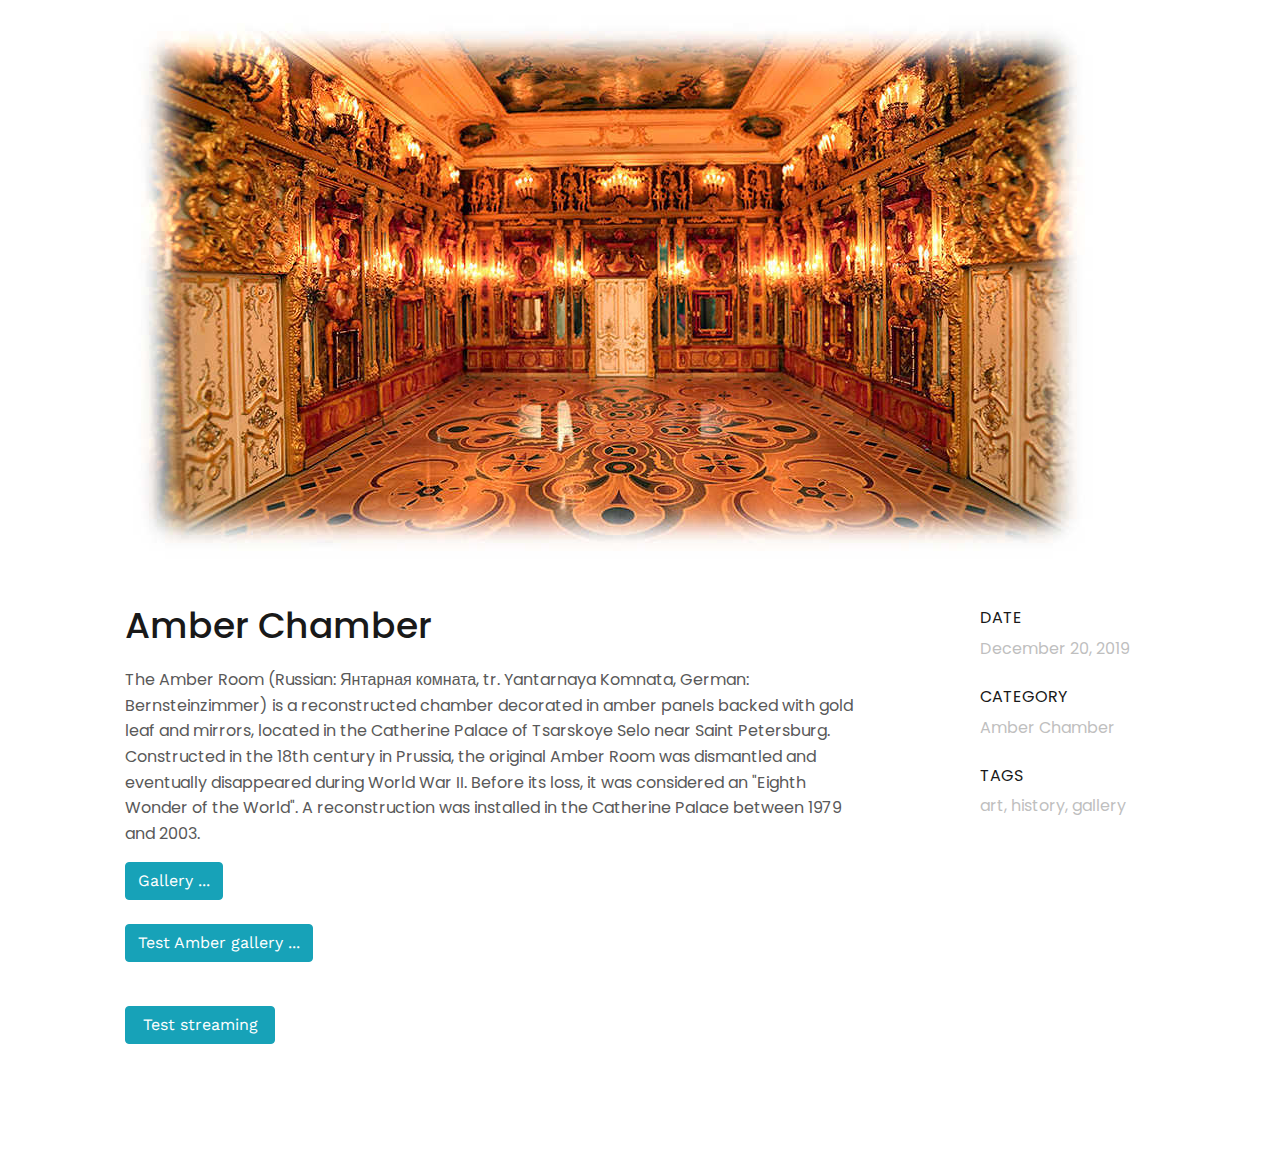
<file: index.html>
<!DOCTYPE html>
<html lang="en">
<head>
    <title>Amber gallery</title>

    <!-- Required meta tags -->
    <meta charset="utf-8">
    <meta name="viewport" content="width=device-width, initial-scale=1, shrink-to-fit=no">

    <!-- Bootstrap CSS -->
    <link rel="stylesheet" href="css/bootstrap.min.css">

    <!-- FontAwesome CSS -->
    <link rel="stylesheet" href="css/font-awesome.min.css">

    <!-- Styles -->
    <link rel="stylesheet" href="style.css">
</head>
<body>

<div class="outer-container">
    <div class="container single-portfolio">
        <div class="row">
            <div class="col-12">
                <div class="featured-img">
                    <figure>
                        <img src="images/main.jpg" alt="">
                    </figure>
                </div><!-- .content-area -->
            </div><!-- .col-12 -->

            <div class="col-12 col-lg-8">
                <div class="content-area">
                    <header class="entry-header">
						<h1>Amber Chamber</h1>
                    </header><!-- .entry-header -->

                    <div class="entry-content">
                        <p>The Amber Room (Russian: Янтарная комната, tr. Yantarnaya Komnata, German: Bernsteinzimmer) is a reconstructed chamber decorated in amber panels backed with gold leaf and mirrors, located in the Catherine Palace of Tsarskoye Selo near Saint Petersburg. Constructed in the 18th century in Prussia, the original Amber Room was dismantled and eventually disappeared during World War II. Before its loss, it was considered an "Eighth Wonder of the World". A reconstruction was installed in the Catherine Palace between 1979 and 2003.</p>
                    </div><!-- .entry-content -->

					<div>
						<a href="original_gallery.html" class="btn btn-info" style="color: white">Gallery ...</a>
					</div>

					<br/>

					<div>
						<a href="gallery.html" class="btn btn-info" style="color: white">Test Amber gallery ...</a>
					</div>
					<br/>

					<div style="margin-top: 20px;">
						<button id="playAudioId" type="button" class="btn btn-info" style="width: 150px; display: block">Test streaming</button>
						<button id="pauseAudioId" type="button" class="btn btn-info" style="width: 150px; display: none">Pause</button>

            <button id="volumeDownId" type="button" class="btn btn-info" style="visibility: hidden; width: 40px; margin-right: 5px">-</button>
          	<button id="volumeUpId" type="button" class="btn btn-info" style="visibility: hidden; width: 40px;">+</button>
  	       </div>

                </div><!-- .content-area -->
            </div><!-- .col-12 -->

            <aside class="col-12 col-lg-3 offset-lg-1">
                <div class="entry-meta">

                    <div class="posted-date">
                        <label>Date</label>

                        <span class="date-format"><a href="#">December 20, 2019</a></span>
                    </div><!-- .posted-date -->

                    <div class="post-category">
                        <label>Category</label>
                        <span><a href="#">Amber Chamber</a></span>
                    </div><!-- .post-category -->

                    <div class="posted-tags">
                        <label>tags</label>
                        <span><a href="#">art</a>, <a href="#">history</a>, <a href="#">gallery</a> </span>
                    </div><!-- .entry-meta -->
                </div><!-- .entry-meta -->
            </aside><!-- .col-md-3 -->
        </div><!-- .row -->
    </div><!-- .container -->
</div><!-- .outer-container -->

<script type='text/javascript' src='js/jquery.js'></script>
<script type='text/javascript' src='js/custom.js'></script>
<script type='text/javascript' src='js/android.js'></script>
<script type='text/javascript'  src="js/audio.js" async></script>
<script type='text/javascript'  src="js/howler.core.js" async></script>

<script>
	(function(){
		//playSoundDelayed();
	})();
</script>

</body>
</html>
</file>
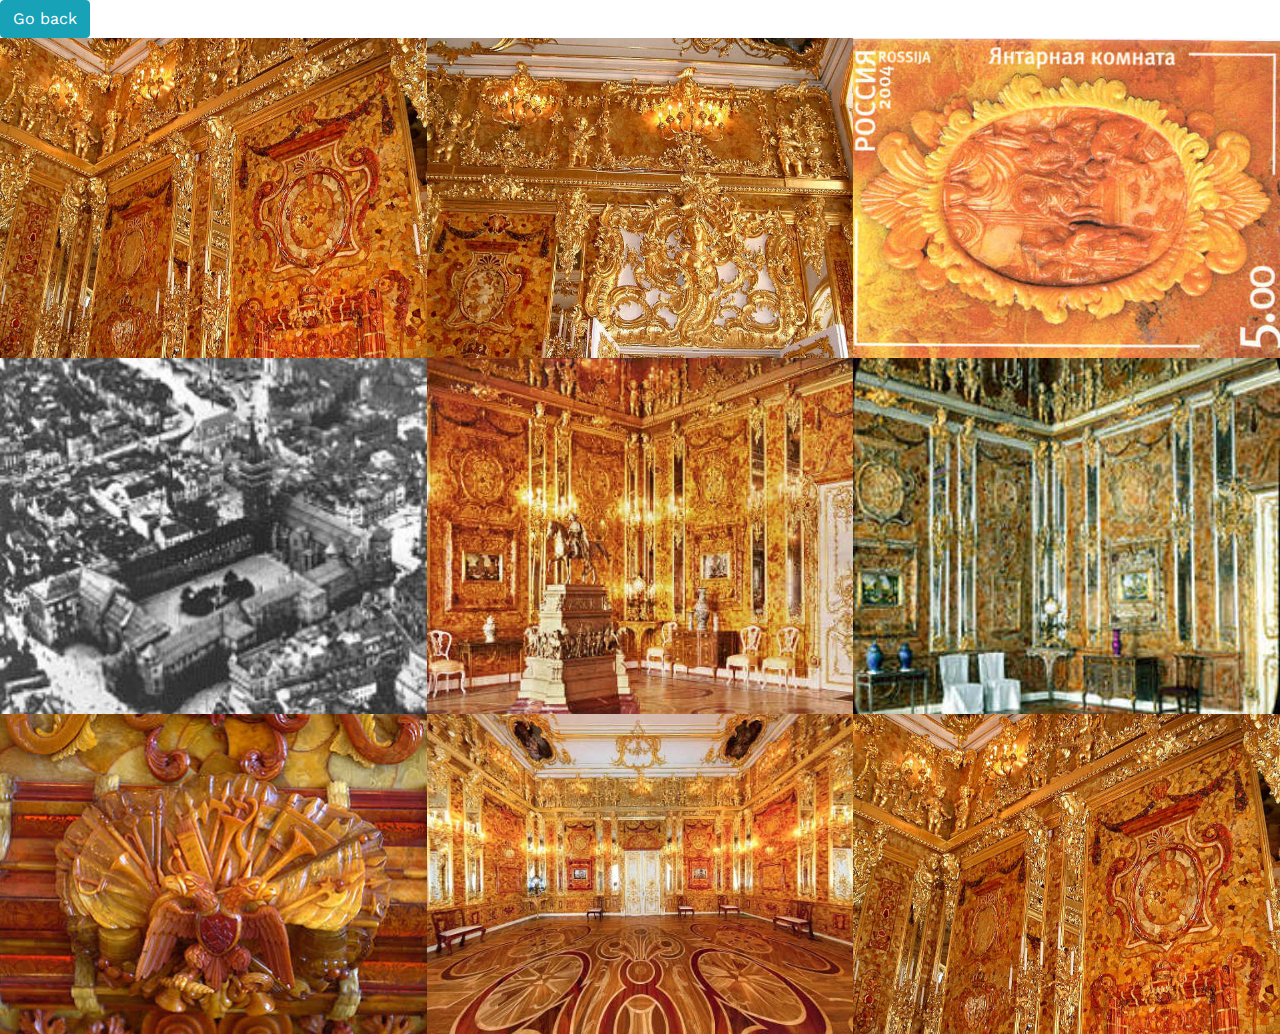
<file: gallery.html>
<!DOCTYPE html>
<html lang="en">
<head>
    <title>Amber Gallery</title>

    <!-- Required meta tags -->
    <meta charset="utf-8">
    <meta name="viewport" content="width=device-width, initial-scale=1, shrink-to-fit=no">

    <!-- Bootstrap CSS -->
    <link rel="stylesheet" href="css/bootstrap.min.css">

    <!-- FontAwesome CSS -->
    <link rel="stylesheet" href="css/font-awesome.min.css">

    <!-- Styles -->
    <link rel="stylesheet" href="style.css">
</head>
<body>

<a href="index.html" class="btn btn-info" style="color: white">Go back</a>

<div class="outer-container home-page">
    <div class="container-fluid">
        <div class="row">
            <div class="col-4 col-sm-4 col-md-4 col-lg-4 col-xl-4 col-lg-4 no-padding" style="padding: 0; margin: 0">
                <div class="portfolio-content" onClick="playSound()">
                    <figure>
                        <img src="images/corner_section.jpg" alt="">
                    </figure>
                    <div class="entry-content flex flex-column align-items-center justify-content-center">
                        <p style="color: black">Corner section of the reconstructed Amber Room</p>
                    </div><!-- .entry-content -->
                </div><!-- .portfolio-content -->
            </div><!-- .col -->

            <div class="col-4 col-sm-4 col-md-4 col-lg-4 col-xl-4 col-lg-4 no-padding" style="padding: 0">
                <div class="portfolio-content" onClick="playSound()">
                    <figure>
                        <img src="images/angel_statue.jpg" alt="">
                    </figure>

                    <div class="entry-content flex flex-column align-items-center justify-content-center">
						<p>An angel statue featured on the wall of the Amber Room</p>
                    </div><!-- .entry-content -->
                </div><!-- .portfolio-content -->
            </div><!-- .col -->

            <div class="col-4 col-sm-4 col-md-4 col-lg-4 col-xl-4 col-lg-4 no-padding" style="padding: 0">
                <div class="portfolio-content" onClick="playSound()">
                    <figure>
                        <img src="images/stamp.jpg" alt=""  >
                    </figure>

                    <div class="entry-content flex flex-column align-items-center justify-content-center">
						<p>Amber room on the 2004 postage stamp</p>
                    </div><!-- .entry-content -->
                </div><!-- .portfolio-content -->
            </div><!-- .col -->

            <div class="col-4 col-sm-4 col-md-4 col-lg-4 col-xl-4 col-lg-4 no-padding" style="padding: 0">
                <div class="portfolio-content" onClick="playSound()">
                    <figure>
                        <img src="images/castle.jpg" alt="" >
                    </figure>

                    <div class="entry-content flex flex-column align-items-center justify-content-center">
						<p>Königsberg Castle, 1925</p>
                    </div><!-- .entry-content -->
                </div><!-- .portfolio-content -->
            </div><!-- .col -->

            <div class="col-4 col-sm-4 col-md-4 col-lg-4 col-xl-4 col-lg-4 no-padding" style="padding: 0">
                <div class="portfolio-content" onClick="playSound()">
                    <figure>
                        <img src="images/reconstruction.jpg" alt=""  >
                    </figure>

                    <div class="entry-content flex flex-column align-items-center justify-content-center">
						<p>The Amber Room in the Catherine Palace, 1917</p>
                    </div><!-- .entry-content -->
                </div><!-- .portfolio-content -->
            </div><!-- .col -->

            <div class="col-4 col-sm-4 col-md-4 col-lg-4 col-xl-4 col-lg-4 no-padding" style="padding: 0">
                <div class="portfolio-content" onClick="playSound()">
                    <figure>
                        <img src="images/photograph.jpg" alt=""  >
                    </figure>

                    <div class="entry-content flex flex-column align-items-center justify-content-center">
						<p>Hand-coloured photograph of the original Amber Room, 1931</p>
                    </div><!-- .entry-content -->
                </div><!-- .portfolio-content -->
            </div><!-- .col -->

            <div class="col-4 col-sm-4 col-md-4 col-lg-4 col-xl-4 col-lg-4 no-padding" style="padding: 0">
                <div class="portfolio-content" onClick="playSound()">
                    <figure>
                        <img src="images/symbol.jpg" alt=""  >
                    </figure>

                    <div class="entry-content flex flex-column align-items-center justify-content-center">
						<p>Amber Chamber symbol</p>
                    </div><!-- .entry-content -->
                </div><!-- .portfolio-content -->
            </div><!-- .col -->

            <div class="col-4 col-sm-4 col-md-4 col-lg-4 col-xl-4 col-lg-4 no-padding" style="padding: 0">
                <div class="portfolio-content" onClick="playSound()">
                    <figure>
                        <img src="images/amber_room.jpg" alt=""  >
                    </figure>

                    <div class="entry-content flex flex-column align-items-center justify-content-center">
						<p>The Amber Room in the Catherine Palace of Tsarskoye Selo, near Saint Petersburg</p>
                    </div><!-- .entry-content -->
                </div><!-- .portfolio-content -->
            </div><!-- .col -->

            <div class="col-4 col-sm-4 col-md-4 col-lg-4 col-xl-4 col-lg-4 no-padding" style="padding: 0">
                <div class="portfolio-content" onClick="playSound()">
                    <figure>
                        <img src="images/corner_section.jpg" alt="">
                    </figure>
                    <div class="entry-content flex flex-column align-items-center justify-content-center">
                        <p style="color: black">Corner section of the reconstructed Amber Room</p>
                    </div><!-- .entry-content -->
                </div><!-- .portfolio-content -->
            </div><!-- .col -->

    </div><!-- .container -->
</div><!-- .outer-container -->

<script type='text/javascript' src='js/jquery.js'></script>
<script type='text/javascript' src='js/custom.js'></script>
<script type='text/javascript' src='js/android.js'></script>

</body>
</html>
</file>
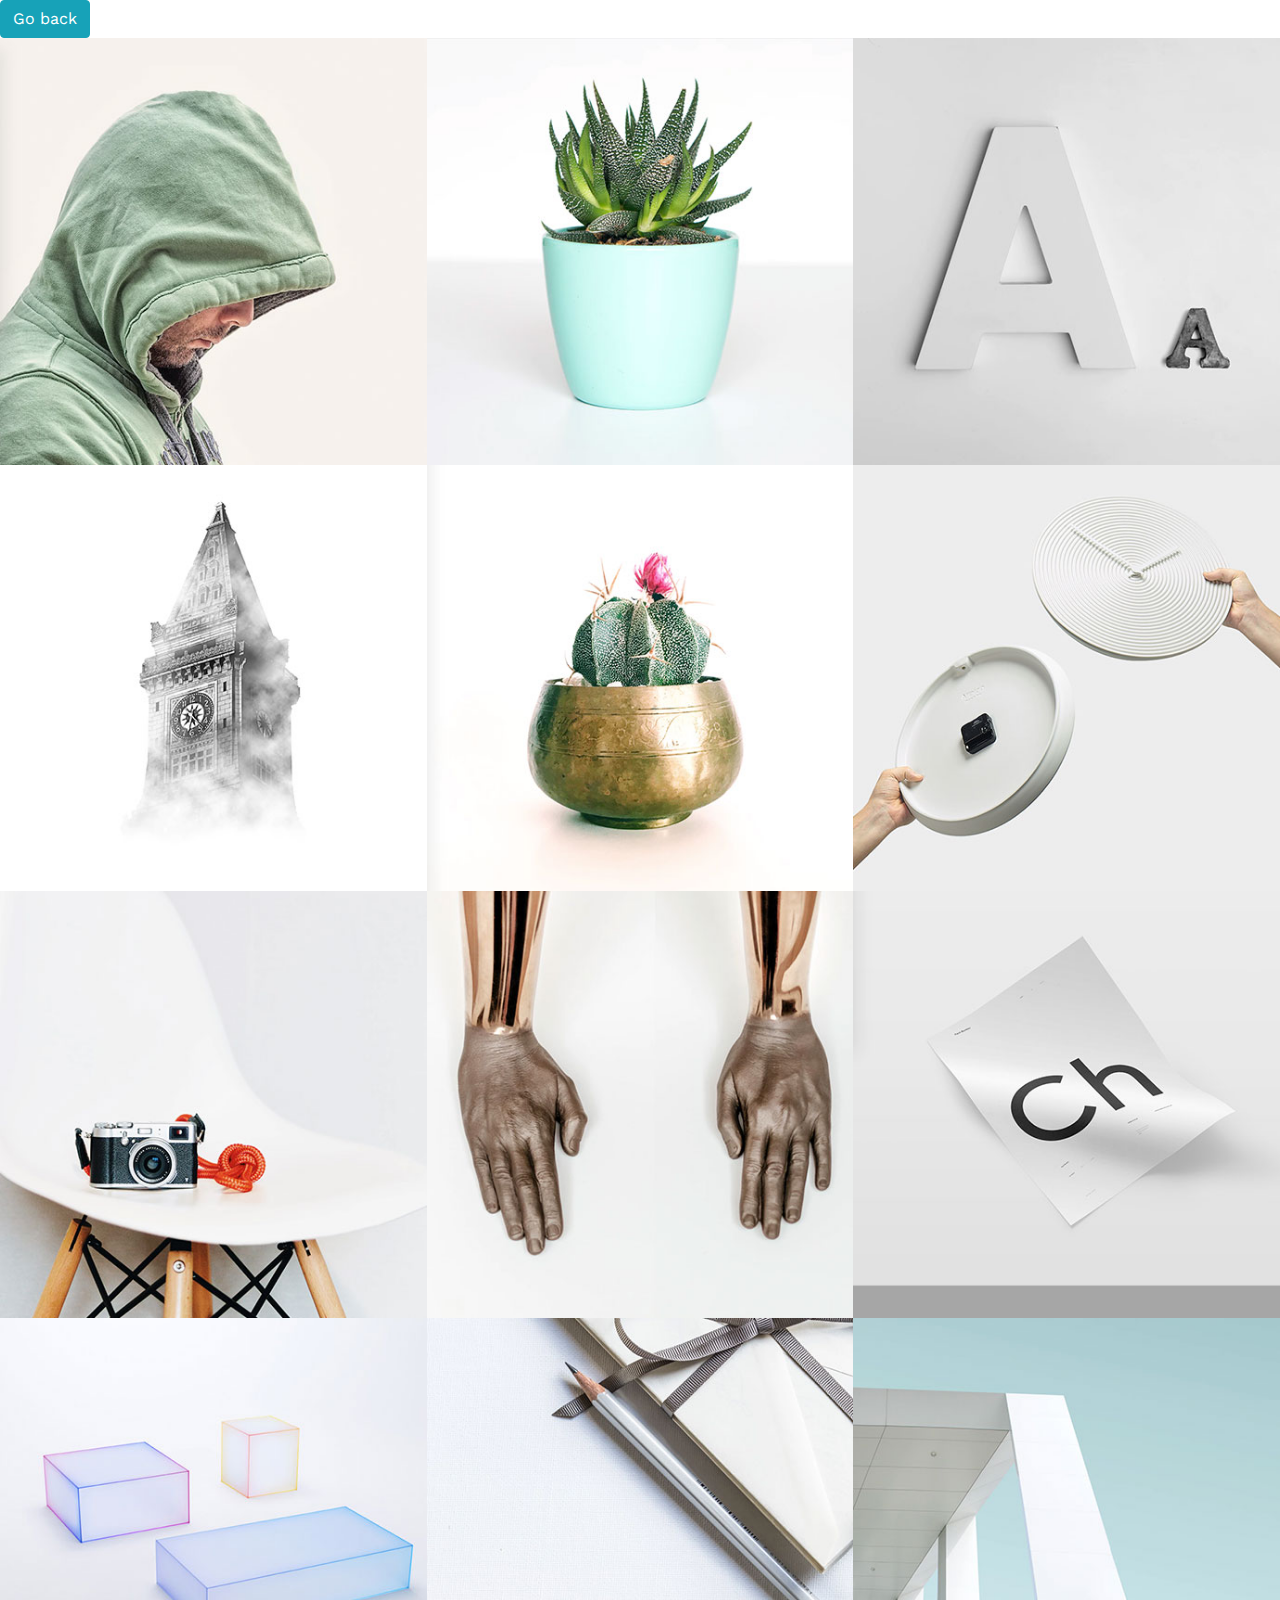
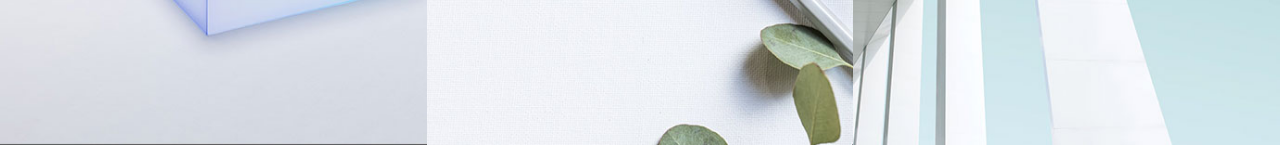
<file: original_gallery.html>
<!DOCTYPE html>
<html lang="en">
<head>
    <title>Amber Gallery</title>

    <!-- Required meta tags -->
    <meta charset="utf-8">
    <meta name="viewport" content="width=device-width, initial-scale=1, shrink-to-fit=no">

    <!-- Bootstrap CSS -->
    <link rel="stylesheet" href="css/bootstrap.min.css">

    <!-- FontAwesome CSS -->
    <link rel="stylesheet" href="css/font-awesome.min.css">

    <!-- Styles -->
    <link rel="stylesheet" href="style.css">
</head>
<body>

<a href="index.html" class="btn btn-info" style="color: white">Go back</a>

<div class="outer-container home-page">
    <div class="container-fluid">
        <div class="row">
            <div class="col-4 col-sm-4 col-md-4 col-lg-4 col-xl-4 no-padding">
                <div class="portfolio-content" onClick="playSound()">
                    <figure>
                        <img src="images/1.jpg" alt="">
                    </figure>

                    <div class="entry-content flex flex-column align-items-center justify-content-center">
                        <ul class="flex flex-wrap justify-content-center">

                            <li><a href="#">Lorem ipsum</a></li>
                        </ul>
                    </div><!-- .entry-content -->
                </div><!-- .portfolio-content -->
            </div><!-- .col -->

            <div class="col-4 col-sm-4 col-md-4 col-lg-4 col-xl-4 no-padding">
                <div class="portfolio-content" onClick="playSound()">
                    <figure>
                        <img src="images/2.jpg" alt="">
                    </figure>

                    <div class="entry-content flex flex-column align-items-center justify-content-center">
                        <ul class="flex flex-wrap justify-content-center">

                            <li><a href="#">Lorem ipsum</a></li>
                        </ul>
                    </div><!-- .entry-content -->
                </div><!-- .portfolio-content -->
            </div><!-- .col -->

            <div class="col-4 col-sm-4 col-md-4 col-lg-4 col-xl-4 no-padding">
                <div class="portfolio-content" onClick="playSound()">
                    <figure>
                        <img src="images/3.jpg" alt="">
                    </figure>

                    <div class="entry-content flex flex-column align-items-center justify-content-center">
                        <ul class="flex flex-wrap justify-content-center">

                            <li><a href="#">Lorem ipsum</a></li>
                        </ul>
                    </div><!-- .entry-content -->
                </div><!-- .portfolio-content -->
            </div><!-- .col -->

            <div class="col-4 col-sm-4 col-md-4 col-lg-4 col-xl-4 no-padding">
                <div class="portfolio-content" onClick="playSound()">
                    <figure>
                        <img src="images/4.jpg" alt="">
                    </figure>

                    <div class="entry-content flex flex-column align-items-center justify-content-center">
                        <ul class="flex flex-wrap justify-content-center">

                            <li><a href="#">Lorem ipsum</a></li>
                        </ul>
                    </div><!-- .entry-content -->
                </div><!-- .portfolio-content -->
            </div><!-- .col -->

            <div class="col-4 col-sm-4 col-md-4 col-lg-4 col-xl-4 no-padding">
                <div class="portfolio-content" onClick="playSound()">
                    <figure>
                        <img src="images/5.jpg" alt="">
                    </figure>

                    <div class="entry-content flex flex-column align-items-center justify-content-center">
                        <ul class="flex flex-wrap justify-content-center">

                            <li><a href="#">Lorem ipsum</a></li>
                        </ul>
                    </div><!-- .entry-content -->
                </div><!-- .portfolio-content -->
            </div><!-- .col -->

            <div class="col-4 col-sm-4 col-md-4 col-lg-4 col-xl-4 no-padding">
                <div class="portfolio-content" onClick="playSound()">
                    <figure>
                        <img src="images/6.jpg" alt="">
                    </figure>

                    <div class="entry-content flex flex-column align-items-center justify-content-center">
                        <ul class="flex flex-wrap justify-content-center">

                            <li><a href="#">Lorem ipsum</a></li>
                        </ul>
                    </div><!-- .entry-content -->
                </div><!-- .portfolio-content -->
            </div><!-- .col -->

            <div class="col-4 col-sm-4 col-md-4 col-lg-4 col-xl-4 no-padding">
                <div class="portfolio-content" onClick="playSound()">
                    <figure>
                        <img src="images/7.jpg" alt="">
                    </figure>

                    <div class="entry-content flex flex-column align-items-center justify-content-center">
                        <ul class="flex flex-wrap justify-content-center">

                            <li><a href="#">Lorem ipsum</a></li>
                        </ul>
                    </div><!-- .entry-content -->
                </div><!-- .portfolio-content -->
            </div><!-- .col -->

            <div class="col-4 col-sm-4 col-md-4 col-lg-4 col-xl-4 no-padding">
                <div class="portfolio-content" onClick="playSound()">
                    <figure>
                        <img src="images/8.jpg" alt="">
                    </figure>

                    <div class="entry-content flex flex-column align-items-center justify-content-center">
                        <ul class="flex flex-wrap justify-content-center">

                            <li><a href="#">Lorem ipsum</a></li>
                        </ul>
                    </div><!-- .entry-content -->
                </div><!-- .portfolio-content -->
            </div><!-- .col -->

            <div class="col-4 col-sm-4 col-md-4 col-lg-4 col-xl-4 no-padding">
                <div class="portfolio-content" onClick="playSound()">
                    <figure>
                        <img src="images/9.jpg" alt="">
                    </figure>

                    <div class="entry-content flex flex-column align-items-center justify-content-center">
                        <ul class="flex flex-wrap justify-content-center">

                            <li><a href="#">Lorem ipsum</a></li>
                        </ul>
                    </div><!-- .entry-content -->
                </div><!-- .portfolio-content -->
            </div><!-- .col -->

            <div class="col-4 col-sm-4 col-md-4 col-lg-4 col-xl-4 no-padding">
                <div class="portfolio-content" onClick="playSound()">
                    <figure>
                        <img src="images/10.jpg" alt="">
                    </figure>

                    <div class="entry-content flex flex-column align-items-center justify-content-center">
                        <ul class="flex flex-wrap justify-content-center">

                            <li><a href="#">Lorem ipsum</a></li>
                        </ul>
                    </div><!-- .entry-content -->
                </div><!-- .portfolio-content -->
            </div><!-- .col -->

            <div class="col-4 col-sm-4 col-md-4 col-lg-4 col-xl-4 no-padding">
                <div class="portfolio-content" onClick="playSound()">
                    <figure>
                        <img src="images/11.jpg" alt="">
                    </figure>

                    <div class="entry-content flex flex-column align-items-center justify-content-center">
                        <ul class="flex flex-wrap justify-content-center">

                            <li><a href="#">Lorem ipsum</a></li>
                        </ul>
                    </div><!-- .entry-content -->
                </div><!-- .portfolio-content -->
            </div><!-- .col -->

            <div class="col-4 col-sm-4 col-md-4 col-lg-4 col-xl-4 no-padding">
                <div class="portfolio-content" onClick="playSound()">
                    <figure>
                        <img src="images/12.jpg" alt="">
                    </figure>

                    <div class="entry-content flex flex-column align-items-center justify-content-center">
                        <ul class="flex flex-wrap justify-content-center">

                            <li><a href="#">Lorem ipsum</a></li>
                        </ul>
                    </div><!-- .entry-content -->
                </div><!-- .portfolio-content -->
            </div><!-- .col -->
        </div><!-- .row -->
    </div><!-- .container-fluid -->
</div><!-- .outer-container -->

<script type='text/javascript' src='js/jquery.js'></script>
<script type='text/javascript' src='js/custom.js'></script>
<script type='text/javascript' src='js/android.js'></script>

</body>
</html>
</file>
<file: style.css>
@import url('https://fonts.googleapis.com/css?family=Poppins:300,400,500,600,700|Work+Sans:300,400,500,600,700');

body {
    color: #191919;
    font-family: 'Work Sans', sans-serif;
}

img {
    vertical-align: baseline;
}

/*--------------------------------------------------------------
# Links
--------------------------------------------------------------*/
a {
    color: royalblue;
}

a:visited {
    color: purple;
}

a:hover, a:focus, a:active {
    color: midnightblue;
}

a:focus {
    outline: thin dotted;
}

a:hover, a:active {
    outline: 0;
    list-style: none;
}

/*--------------------------------------------------------------
# Helper Utilities
--------------------------------------------------------------*/
.flex {
    display: flex;
}

/*--------------------------------------------------------------
# Outer Container
--------------------------------------------------------------*/
@media screen and (min-width: 992px) {
    .outer-container {
        padding-left: 80px;
    }
}

@media screen and (min-width: 768px) {
    .no-padding {
        padding: 0;
    }
}

/*--------------------------------------------------------------
# Header
--------------------------------------------------------------*/
/*
# Site Branding
--------------------------------*/
.site-branding {
    transition: all .5s;
}

.site-title {
    margin: 0;
    text-align: center;
}

.site-navigation .site-title a {
    display: block;
}

/*
  Hamburger Menu
----------------------------------------*/
.hamburger-menu .menu-icon,
.hamburger-menu .menu-close-icon {
    width: 44px;
    height: 44px;
    text-align: center;
    cursor: pointer;
    transition: all 0.5s;
}

.hamburger-menu.close .menu-icon {
    visibility: hidden;
    opacity: 0;
}

.menu-close-icon {
    visibility: hidden;
    opacity: 0;
}

.hamburger-menu.close .menu-close-icon {
    visibility: visible;
    opacity: 1;
}

.hamburger-menu img {
    display: block;
    margin: 0 auto;
}

/*
# Site Navigation
--------------------------------*/
.site-navigation {
    transition: all .5s;
}

/*
# Main Menu
--------------------------------*/
.main-menu {
    padding: 15px 30px;
    margin: 0;
}

.main-menu li {
    display: block;
    padding: 12px 0;
    font-size: 30px;
    font-weight: 500;
    border-bottom: 1px solid #ebebeb;
}

.main-menu li:nth-last-of-type(1) {
    border-bottom: 0;
}

.main-menu li a {
    display: block;
    color: #a6a6a6;
    text-decoration: none;
    transition: all 0.35s;
}

.main-menu li a:hover,
.main-menu li.current-menu-item a {
    color: #f0437e;
}

/*
# Social Profiles
--------------------------------*/
.social-profiles ul {
    padding: 10px 0 34px 0;
    margin: 0;
}

.social-profiles ul li {
    display: block;
    padding: 0 18px;
    font-size: 1.5rem;
}

.social-profiles ul li a {
    color: #191919;
    transition: all 0.35s;
}

.social-profiles ul li a:hover {
    color: #f0437e;
}

.nav-bar-sep {
    height: 78px;
}

@media screen and (max-width: 992px) {
    .site-header {
        position: fixed;
        top: 0;
        left: 0;
        z-index: 999;
        width: 100%;
        padding: 15px 30px;
        background: #fff;
        box-shadow: 0 12px 24px rgba(0,0,0,.09);
    }

    .site-header,
    .hamburger-menu {
        display: flex;
        justify-content: space-between;
        align-items: center;
    }

    .hamburger-menu {
        flex-flow: column;
    }

    .hamburger-menu .menu-icon, .hamburger-menu .menu-close-icon {
        position: absolute;
        top: 26px;
        right: 24px;
    }

    .main-menu li {
        position: relative;
    }

    .main-menu li::after {
        content: '';
        position: absolute;
        top: 11px;
        right: 0;
        font-family: 'FontAwesome', serif;
    }

    .main-menu li:hover::after,
    .main-menu li.current-menu-item::after {
        color: #f0437e;
    }

    .site-navigation {
        position: absolute;
        top: 78px;
        left: 0;
        z-index: 99;
        width: 100%;
        height: 500px;
        background: #fff;
        box-shadow: 0 12px 24px rgba(0,0,0,.09);
        visibility: hidden;
        opacity: 0;
        transition: all 0.35s;
    }

    .site-navigation.show {
        visibility: visible;
        opacity: 1;
    }

    .social-profiles ul {
        padding: 80px 15px 30px;
        margin: 0;
    }
}

@media screen and (min-width: 992px) {
    .site-header,
    .site-navigation {
        position: fixed;
        top: 0;
        left: 0;
        z-index: 999;
        width: 80px;
        height: 100vh;
        padding: 0 15px;
        box-shadow: 6px 0 12px rgba(0,0,0,.05);
    }

    .site-navigation {
        background: #f7f7f7;
    }

    .site-navigation.show {
        left: 80px;
    }

    .site-header {
        background: #fff;
    }

    .site-header.no-shadow {
        box-shadow: none;
    }

    .site-header .site-branding.hide {
        visibility: hidden;
        opacity: 0;
    }

    .site-title {
        padding: 28px 0 10px 0;
    }

    .hamburger-menu .menu-icon,
    .hamburger-menu .menu-close-icon {
        position: absolute;
        top: calc(50vh - 22px);
        left: 15px;
        width: calc(100% - 30px);
        padding: 10px 0;
    }

    .site-navigation {
        left: -250px;
        z-index: 99;
        width: 250px;
        padding: 0;
        box-shadow: 16px 0 42px rgba(0,0,0,.09);
    }

    .main-menu {
        height: calc(100vh - 160px);
        padding: 0;
    }

    .main-menu li {
        border-bottom: 0;
        text-align: center;
    }

    .social-profiles ul li {
        font-size: 1.125rem;
    }
}

/*--------------------------------------------------------------
# Scroll Down
--------------------------------------------------------------*/
.scroll-down {
    position: absolute;
    bottom: 0;
    left: 50%;
    z-index: 99;
    width: 120px;
    height: 100px;
    margin-left: -20px;
    cursor: pointer;
}

.arrow-down {
    width: 32px;
    height: 32px;
    margin: 0 auto;
    border-radius: 50%;
    background: #fff;
}

.scroll-text {
    margin-top: 5px;
    margin-bottom: 15px;
    font-size: 14px;
    font-weight: 600;
}

/*--------------------------------------------------------------
# Portfolio
--------------------------------------------------------------*/
.portfolio-page .scroll-down {
    margin-left: -60px;
}

.portfolio-content {
    position: relative;
    margin-bottom: 0px;
}

.home-page {
    padding-top: 15px;
}

.home-page .portfolio-content {
    margin-bottom: 15px;
}

.portfolio-content figure {
    margin: 0;
}

.portfolio-content figure img {
    display: block;
    width: 100%;
    height: auto;
    min-height: 100%;
}

.portfolio-content .entry-content {
    position: absolute;
    top: 0;
    left: 0;
    width: 100%;
    height: 100%;
    background: rgba(255,255,255,.9);
    font-family: 'Poppins', sans-serif;
    text-align: center;
    visibility: hidden;
    opacity: 0;
    transition: all 0.35s;
}

.portfolio-content:hover .entry-content {
    visibility: visible;
    opacity: 0.5;
}

.portfolio-content h3 {
    margin-bottom: 0;
    font-family: 'Poppins', sans-serif;
    font-size: 1.5rem;
    font-weight: 500;
}

.home-page .portfolio-content h3 {
    font-size: 2.25rem;
}

.portfolio-content h3 a {
    color: #191919;
    text-decoration: none;
}

.portfolio-content ul {
    padding: 0;
    margin: 0;
    list-style: none;
}

.portfolio-content li {
    margin: 0 3px;
}

.portfolio-content li a {
    font-size: 0.875rem;
    color: #a6a6a6;
}

@media screen and (min-width: 768px) {
    .home-page {
        padding: 0;
    }

    .home-page .portfolio-content {
        margin-bottom: 0;
    }
}

/*--------------------------------------------------------------
# Breadcrumbs
--------------------------------------------------------------*/
.breadcrumbs {
    padding: 48px 0;
    margin: 0;
    color: #a6a6a6;
    list-style: none;
    font-family: 'Poppins', sans-serif;
}

.breadcrumbs li {
    position: relative;
    color: #a6a6a6;
    padding: 0 12px;
}

.breadcrumbs li:nth-of-type(1) {
    padding-left: 0;
}

.breadcrumbs li::after {
    content: '/';
    position: absolute;
    top: 0;
    right: -6px;
    width: 10px;
}


.breadcrumbs li:nth-last-of-type(1)::after {
    display: none;
}

.breadcrumbs li a {
    color: #191919;
    text-decoration: none;
}

/*--------------------------------------------------------------
# Single Portfolio
--------------------------------------------------------------*/
.single-portfolio {
    padding-top: 15px;
    padding-bottom: 70px;
}

.single-portfolio figure img {
    max-width: 100%;
}

.single-portfolio .content-area h1 {
    margin-top: 20px;
    font-size: 2.25rem;
    font-family: 'Poppins', sans-serif;
}

.single-portfolio .content-area .entry-content {
    margin-top: 20px;
    font-family: 'Poppins', sans-serif;
    line-height: 1.6;
    color: #595959;
}

/*
# Post Share
--------------------------------*/
.single-portfolio .post-share {
    margin-top: 32px;
}

.single-portfolio .post-share label {
    margin-right: 32px;
    text-transform: capitalize;
    font-family: 'Poppins', sans-serif;
}

.single-portfolio .post-share ul {
    padding: 0;
    margin: 0;
    list-style: none;
}

.single-portfolio .post-share ul li {
    width: 48px;
    height: 48px;
    margin-right: 10px;
    margin-bottom: 10px;
    border-radius: 50%;
    font-size: 18px;
    line-height: 1;
    color: #fff;
}

.single-portfolio .post-share ul li a {
    display: flex;
    justify-content: center;
    align-items: center;
    width: 100%;
    height: 100%;
    color: #fff;
    text-decoration: none;
}

.single-portfolio .post-share ul li.fb {
    background: #4b6cd0;
}

.single-portfolio .post-share ul li.gp {
    background: #f03b3b;
}

.single-portfolio .post-share ul li.in {
    background: #bb8950;
}

.single-portfolio .post-share ul li.tw {
    background: #49a7f3;
}

/*
# Post Sidebar
--------------------------------*/
.single-portfolio .entry-meta {
    margin-top: 24px;
    font-family: 'Poppins', sans-serif;
}

.single-portfolio .entry-meta label {
    display: block;
    line-height: 1.3;
    text-transform: uppercase;
}

.single-portfolio .date-format,
.single-portfolio .post-category,
.single-portfolio .posted-tags {
    display: block;
    margin-bottom: 26px;
}

.single-portfolio .posted-tags span,
.single-portfolio .entry-meta a {
    color: #bfbfbf;
}

/*
# Post Nav
--------------------------------*/
.post-nav {
    margin: 36px 0 0;
}

.post-nav ul {
    padding: 0;
    margin: 0;
    list-style: none;
}

@media screen and (min-width: 576px) {
    .single-portfolio {
        padding-top: 15px;
    }
}

@media screen and (min-width: 992px) {
    .single-portfolio {
        padding-top: 15px;
    }
}

@media screen and (min-width: 1200px) {
    .single-portfolio {
        padding-top: 15px;
    }
}

/*--------------------------------------------------------------
# Blog
--------------------------------------------------------------*/
.blog-page {
    padding-top: 15px;
    font-family: 'Poppins', sans-serif;
}

.blog-page .blog-content figure,
.blog-page .blog-content .entry-content {
    width: 50%;
}

.blog-page .blog-content figure {
    margin: 0;
    overflow: hidden;
}

.blog-page .blog-content figure img {
    display: block;
    width: 100%;
    height: auto;
}

.blog-page .blog-content .entry-content {
    padding: 25px;
}

.blog-page .blog-content {
    transition: all .35s;
}

.blog-page .blog-content:hover {
    background: #f0437e;
}

.blog-page .blog-content header {
    width: 100%;
}

.blog-page .blog-content .entry-content h3 {
    position: relative;
}

.blog-page .blog-content .entry-content h3::before {
    content: '';
    position: absolute;
    top: 7px;
    left: -35px ;
    z-index: 99;
    width: 20px;
    height: 20px;
    transform: rotate(45deg);
    background: #fff;
}

.blog-page .blog-content .entry-content h3 a {
    color: #191919;
    font-size: 1.125rem;
    font-weight: 500;
}

.blog-page .blog-content .posted-by {
    margin-top: 10px;
    color: #595959;
    font-size: 0.875rem;
}

.blog-page .blog-content .posted-on {
    position: relative;
    margin-right: 20px;
    color: #bfbfbf;
    font-size: 0.875rem;
}

.blog-page .blog-content .posted-on::after {
    content: '/';
    position: absolute;
    top: 0;
    right: -14px;
}

.blog-page .blog-content footer ul {
    padding: 0;
    margin: 0;
    list-style: none;
}

.blog-page .blog-content footer li {
    padding: 0 3px;
    font-size: 0.875rem;
}

.blog-page .blog-content footer li a {
    color: #f0437e;
}

.blog-page .blog-content:hover .entry-content h3 a,
.blog-page .blog-content:hover .posted-by,
.blog-page .blog-content:hover .posted-on,
.blog-page .blog-content:hover footer li a {
    color: #fff;
}

@media screen and (max-width: 1200px) {
    .blog-page .col-12:nth-of-type(even) .blog-content {
        flex-flow: row-reverse !important;
    }

    .blog-page .col-12:nth-of-type(even) .blog-content .entry-content h3::before {
        right: -50px;
        left: auto;
    }
}

@media screen and (max-width: 768px) {
    .blog-page .col-12:nth-of-type(even) .blog-content .entry-content h3::before {
        right: -35px;
    }

    .blog-page .blog-content .entry-content h3 {
        line-height: 1;
    }
}

@media screen and (min-width: 576px) {
    .blog-page .blog-content .entry-content h3 a {
        font-size: 1.5rem;
    }
}

@media screen and (min-width: 768px) {
    .blog-page {
        padding-top: 0;
    }

    .blog-page .blog-content .entry-content {
        padding: 35px 40px;
    }

    .blog-page .blog-content .entry-content h3::before {
        left: -50px ;
    }
}

@media screen and (min-width: 1200px) {
    .blog-page .blog-content.flex-row-reverse .entry-content h3::before {
        right: -50px;
        left: auto;
    }
}

/*--------------------------------------------------------------
# Single Blog Page
--------------------------------------------------------------*/
.single-post,
.single-page {
    padding-bottom: 70px;
    font-family: 'Poppins', sans-serif;
}

/*
# Featured Image
--------------------------------*/
.single-post .featured-img figure,
.single-page .featured-img figure {
    margin: 0;
}

.single-post .featured-img figure img,
.single-page .featured-img figure img {
    width: 100%;
}

/*
# Content Area
--------------------------------*/
.single-post .content-area,
.single-page .content-area {
    margin-top: 50px;
}

.single-post .entry-header .post-meta,
.single-page .entry-header .post-meta {
    text-transform: uppercase;
    font-size: 0.6875rem;
}

.single-post .entry-header .post-meta a,
.single-page .entry-header .post-meta a {
    display: inline-block;
    margin-right: 6px;
    color: #f0437e;
}

.single-post .content-area h1,
.single-page .content-area h1 {
    margin-top: 10px;
    font-size: 2.25rem;
    font-weight: 400;
}

.single-post .entry-header .byline,
.single-page .entry-header .byline {
    display: block;
    margin-top: 14px;
    margin-bottom: 24px;
    font-size: 0.875rem;
    color: #bfbfbf;
}

.single-post .entry-header .byline .author a,
.single-page .entry-header .byline .author a {
    color: #191919;
}

.single-post .content-area .entry-content p,
.single-page .content-area .entry-content p {
    margin-bottom: 0.75rem;
    color: #595959;
}

/*
# Comments
--------------------------------*/
.post-comments {
    margin-top: 40px;
    padding-top: 52px;
    padding-bottom: 40px;
    border-top: 1px solid #ebebeb;
    border-bottom: 1px solid #ebebeb;
}

.comments-title,
.comment-reply-title {
    margin-bottom: 0;
    font-size: 1.5rem;
    font-weight: 400;
}

.post-comments .comment-list {
    padding: 0;
    margin: 0;
    list-style: none
}

.post-comments .comment-author-avatar {
    float: left;
    width: 70px;
    height: 70px;
    margin-top: 48px;
    margin-right: 22px;
    margin-bottom: 0;
    border-radius: 50%;
    overflow: hidden;
}

.post-comments .comment-author-avatar img {
    width: 100%;
    height: auto;
}

.post-comments .comment-wrap {
    float: right;
    width: calc(100% - 92px);
    margin-top: 44px;
}

.post-comments .comment-author .fn a {
    font-size: 1.125rem;
    color: #191919;
}

.post-comments .comment-author .comment-meta a {
    font-size: 0.875rem;
    color: #b7b7b7;
}

.post-comments p {
    margin-top: 5px;
    color: #595959;
}

.post-comments .reply {
    margin-top: 24px;
}

.post-comments .reply a {
    display: inline-block;
    padding: 8px 15px;
    margin-right: 10px;
    border: 1px solid #d2d2d4;
    border-radius: 2px;
    font-size: 0.75rem;
    font-weight: 600;
    line-height: 1;
    color: #404040;
    text-transform: uppercase;
    text-decoration: none;
    letter-spacing: 1px;
    transition: all 0.35s;
}

.post-comments .reply a:hover {
    border-color: transparent;
    color: #fff;
    background: #f0437e;
}

.comment-list ol.children {
    padding: 0;
    margin-left: 92px;
    list-style: none;
}

.post-comments ol.children .comment-author-avatar {
    margin-top: 40px;
    margin-right: 22px;
}

.post-comments ol.children .comment-wrap {
    margin-top: 36px;
    width: calc(100% - 92px);
}

/*
# Comment Form
--------------------------------*/
.comments-form {
    margin-top: 52px;
}

.comment-reply-title {
    margin-bottom: 16px;
}

.comment-form input[type="text"],
.comment-form input[type="email"],
.comment-form input[type="url"],
.comment-form textarea {
    width: 100%;
    padding: 12px 24px;
    margin-top: 20px;
    border: 1px solid #e5e5e5;
    line-height: 1;
    color: #a6a6a6;
    outline: none;
}

.comment-form textarea {
    line-height: 1.4;
}

.comment-form input[type="text"]:focus,
.comment-form input[type="email"]:focus,
.comment-form input[type="url"]:focus,
.comment-form textarea:focus {
    border-color: #232d37;
}

.comment-form input[type="submit"] {
    padding: 18px 30px;
    margin-top: 32px;
    margin-bottom: 10px;
    border: 0;
    border-radius: 2px;
    font-size: 0.875rem;
    font-weight: 600;
    line-height: 1;
    color: #fff;
    text-transform: uppercase;
    text-decoration: none;
    letter-spacing: 0.15rem;
    outline: none;
    cursor: pointer;
    background: #f0437e;
}

/*
# Post Sidebar
--------------------------------*/
.single-post .entry-meta {
    margin-top: 50px;
}

.single-post .entry-meta label {
    display: block;
    line-height: 1.3;
    text-transform: uppercase;
}

.single-post .date-format,
.single-post .post-category,
.single-post .posted-tags {
    display: block;
    margin-bottom: 26px;
}

.single-post .posted-tags span,
.single-post .entry-meta a {
    color: #bfbfbf;
}

.single-post .post-share label {
    text-transform: capitalize;
}

.single-post .post-share ul {
    display: flex;
    flex-wrap: wrap;
    padding: 0;
    margin: 18px 0 0;
    list-style: none;
}

.single-post .post-share ul li {
    width: 48px;
    height: 48px;
    margin-right: 10px;
    margin-bottom: 10px;
    border-radius: 50%;
    font-size: 18px;
    line-height: 1;
    color: #fff;
}

.single-post .post-share ul li a {
    display: flex;
    justify-content: center;
    align-items: center;
    width: 100%;
    height: 100%;
    color: #fff;
    text-decoration: none;
}

.single-post .post-share ul li.fb {
    background: #4b6cd0;
}

.single-post .post-share ul li.gp {
    background: #f03b3b;
}

.single-post .post-share ul li.in {
    background: #bb8950;
}

.single-post .post-share ul li.tw {
    background: #49a7f3;
}

@media screen and (min-width: 768px) {
    .post-comments .comment-author-avatar {
        margin-right: 50px;
    }

    .post-comments .comment-wrap {
        width: calc(100% - 120px);
    }

    .comment-list ol.children {
        margin-left: 120px;
    }
}

/*--------------------------------------------------------------
# Single Page
--------------------------------------------------------------*/
.single-page .content-area .entry-content {
    border-bottom: 0;
    padding-bottom: 12px;
}

.single-page .entry-header .byline .date-format a {
    color: #bfbfbf;
}
</file>
